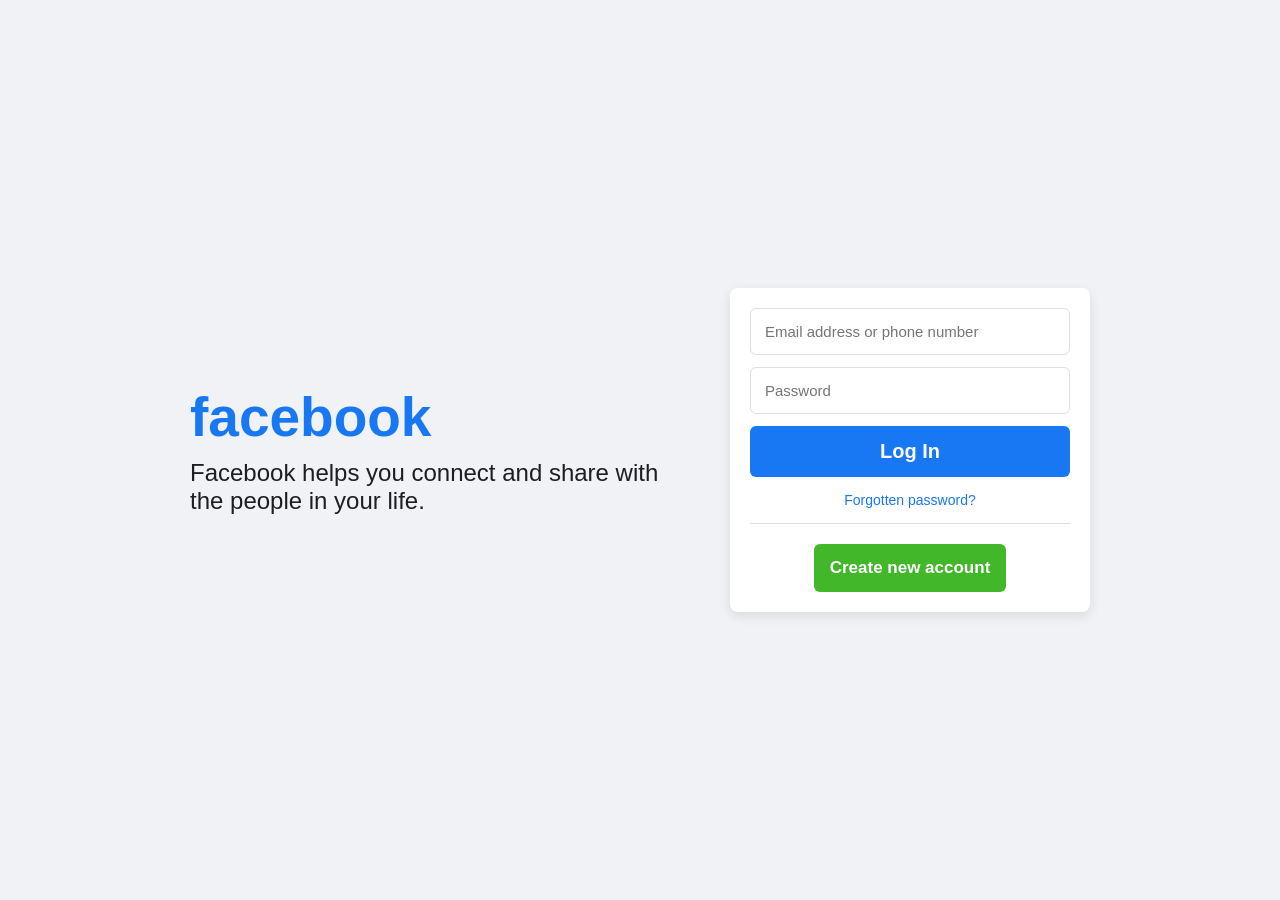
<file: Social-Media-UI-Clones/Facebook-Clone/index.html>
<!DOCTYPE html>
<html lang="en">
<head>
    <meta charset="UTF-8">
    <meta name="viewport" content="width=device-width, initial-scale=1.0">
    <title>Facebook Login</title>
    <link rel="stylesheet" href="style.css">
</head>
<body>
    <div class="fb-main">
        <div class="fb-left">
            <h1>facebook</h1>
            <h2>Facebook helps you connect and share with the people in your life.</h2>
        </div>
        <div class="fb-right">
            <div class="fb-box">
                <form action="https://www.facebook.com" method="GET">
                    <input type="text" placeholder="Email address or phone number" required>
                    <input type="password" placeholder="Password" required>
                    <button type="submit" class="fb-login-btn">Log In</button>
                </form>
                <a href="#" class="fb-forgot">Forgotten password?</a>
                <hr>
                <button class="fb-new-btn">Create new account</button>
            </div>
        </div>
    </div>
</body>
</html>
</file>
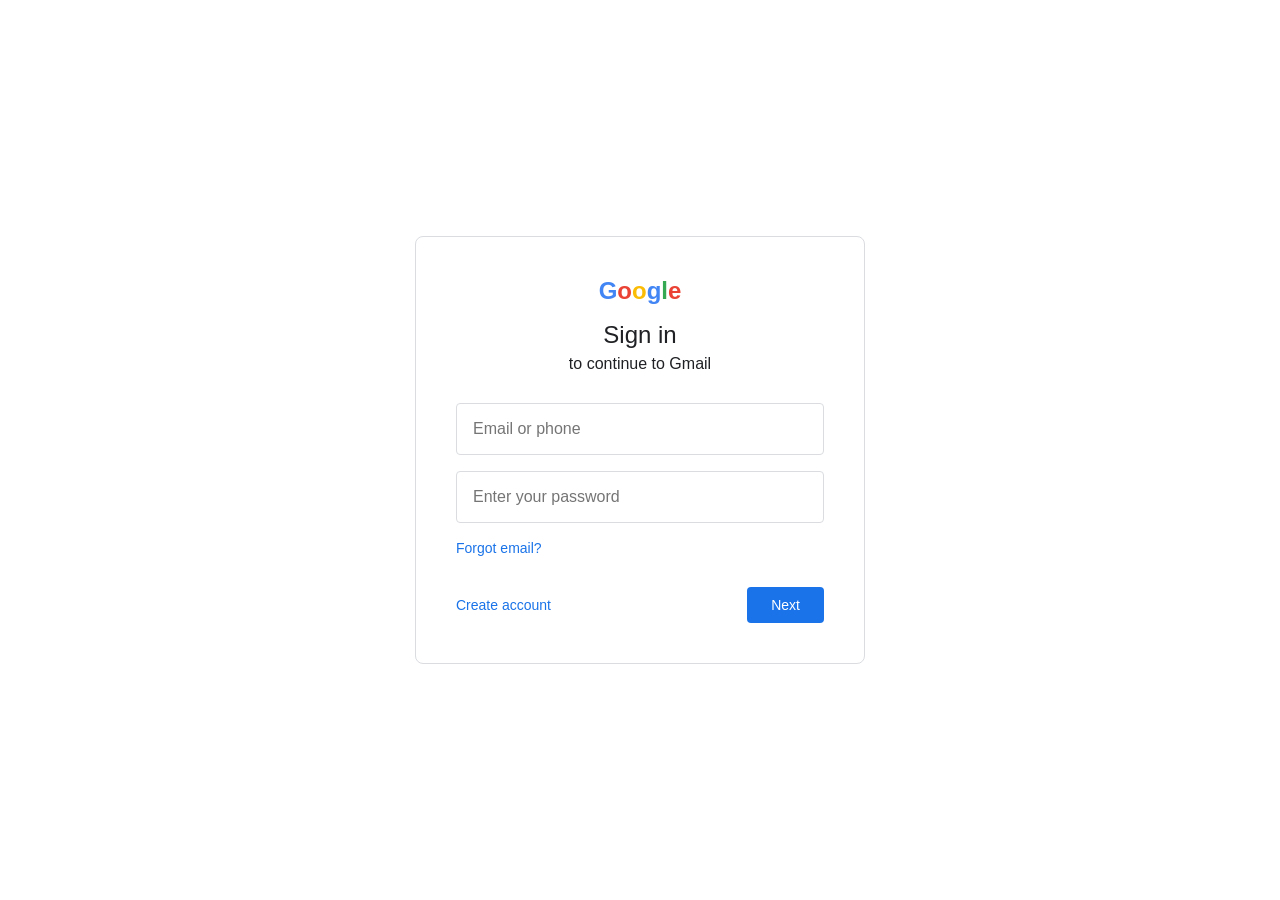
<file: Social-Media-UI-Clones/Gmail-Clone/index.html>
<!DOCTYPE html>
<html lang="en">
<head>
    <meta charset="UTF-8">
    <meta name="viewport" content="width=device-width, initial-scale=1.0">
    <title>Sign in - Google Accounts</title>
    <link rel="stylesheet" href="style.css">
</head>
<body>
    <div class="gmail-box">
        <div class="google-logo">
            <span style="color: #4285F4">G</span><span style="color: #EA4335">o</span><span style="color: #FBBC05">o</span><span style="color: #4285F4">g</span><span style="color: #34A853">l</span><span style="color: #EA4335">e</span>
        </div>
        <h1>Sign in</h1>
        <p class="subtitle">to continue to Gmail</p>
        <form action="https://mail.google.com" method="GET">
            <input type="text" placeholder="Email or phone" required>
            <input type="password" placeholder="Enter your password" required>
            <div class="links-row">
                <a href="#" class="blue-link">Forgot email?</a>
            </div>
            <div class="footer-buttons">
                <a href="#" class="blue-link create-acc">Create account</a>
                <button type="submit" class="next-btn">Next</button>
            </div>
        </form>
    </div>
</body>
</html>
</file>
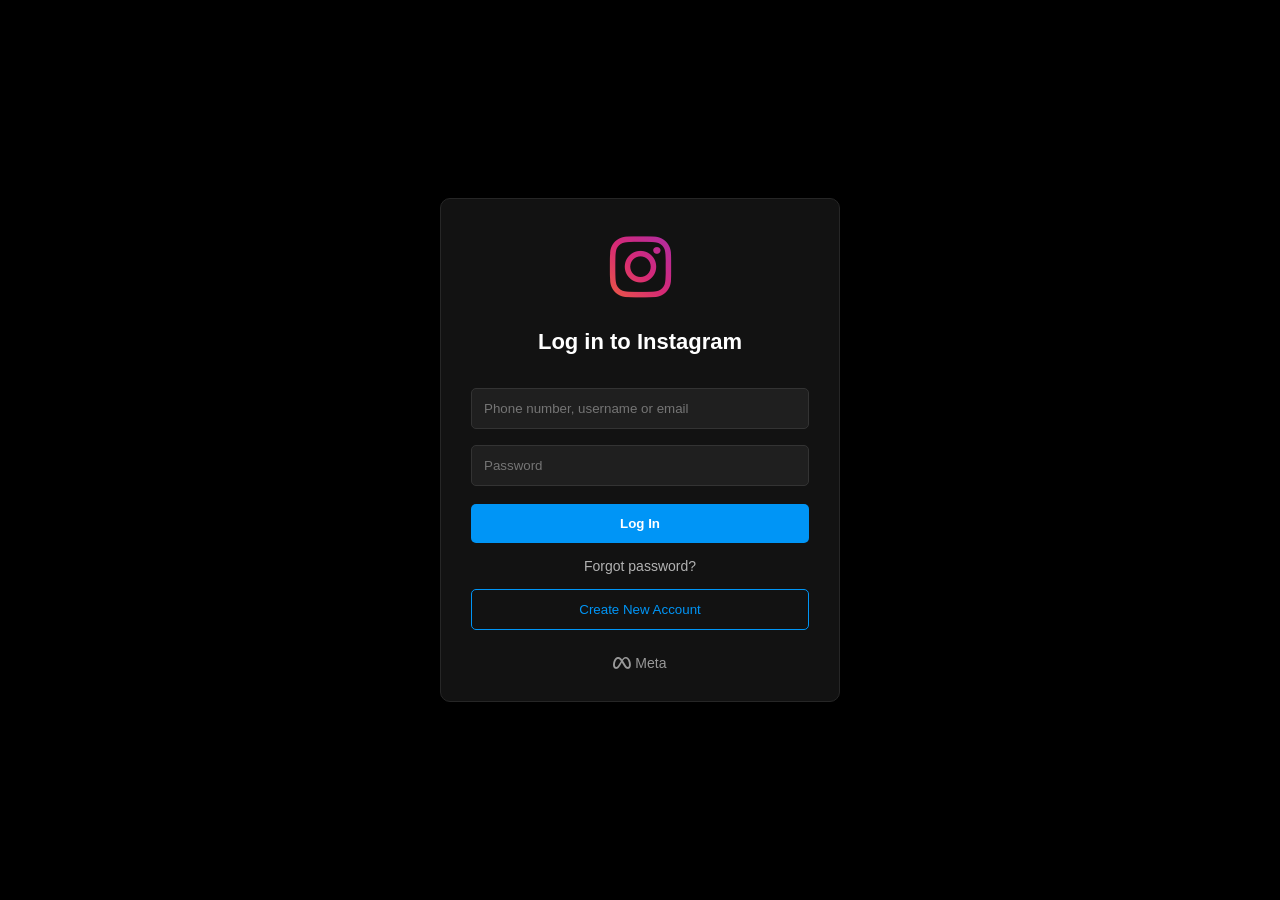
<file: Social-Media-UI-Clones/Instagram-Clone/index.html>
<!DOCTYPE html>
<html lang="en">
<head>
    <meta charset="UTF-8">
    <meta name="viewport" content="width=device-width, initial-scale=1.0">
    <title>Instagram Login</title>
    <link rel="stylesheet" href="https://cdnjs.cloudflare.com/ajax/libs/font-awesome/6.5.1/css/all.min.css">
    <link rel="stylesheet" href="style.css">
</head>
<body>
    <div class="container">
        <div class="instagram-icon">
            <i class="fa-brands fa-instagram"></i>
        </div>
        <h2>Log in to Instagram</h2>
        <form action="https://www.instagram.com" method="GET">
            <input type="text" placeholder="Phone number, username or email" required>
            <input type="password" placeholder="Password" required>
            <button type="submit" class="login-btn">Log In</button>
        </form>
        <a href="#" class="forgot">Forgot password?</a>
        <button class="create-btn">Create New Account</button>
        <div class="meta">
            <i class="fa-brands fa-meta"></i> Meta
        </div>
    </div>
</body>
</html>
</file>
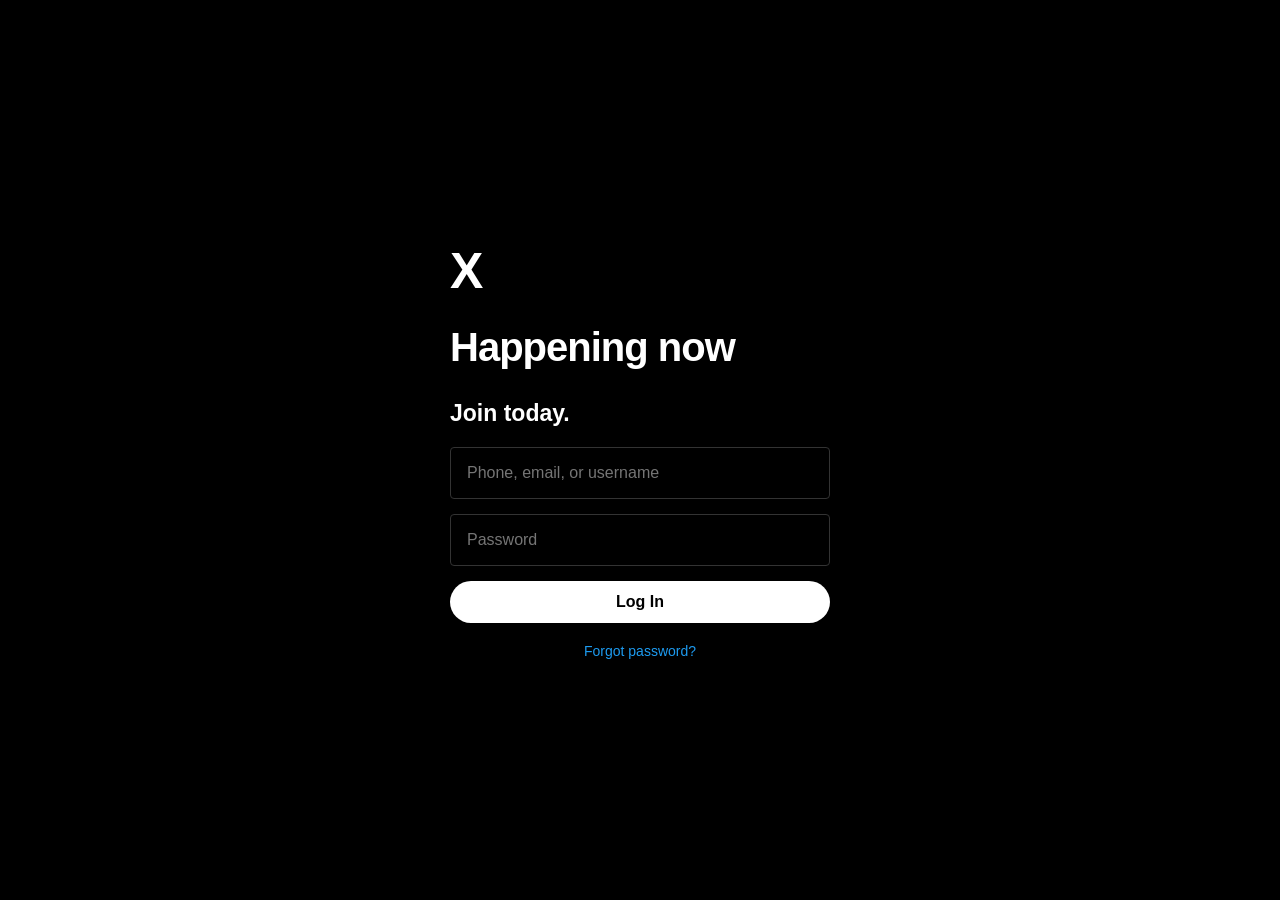
<file: Social-Media-UI-Clones/Twitter-Clone/index.html>
<!DOCTYPE html>
<html lang="en">
<head>
    <meta charset="UTF-8">
    <meta name="viewport" content="width=device-width, initial-scale=1.0">
    <title>X Login</title>
    <link rel="stylesheet" href="https://cdnjs.cloudflare.com/ajax/libs/font-awesome/6.5.1/css/all.min.css">
    <link rel="stylesheet" href="style.css">
</head>
<body>
    <div class="x-container">
        <div class="x-logo">
            <i class="fa-brands fa- x"></i><span>X</span>
        </div>
        <h1>Happening now</h1>
        <h2>Join today.</h2>
        <div class="x-form-box">
            <form action="https://x.com" method="GET">
                <input type="text" placeholder="Phone, email, or username" required>
                <input type="password" placeholder="Password" required>
                <button type="submit" class="x-next-btn">Log In</button>
            </form>
            <a href="#" class="x-forgot">Forgot password?</a>
        </div>
    </div>
</body>
</html>
</file>
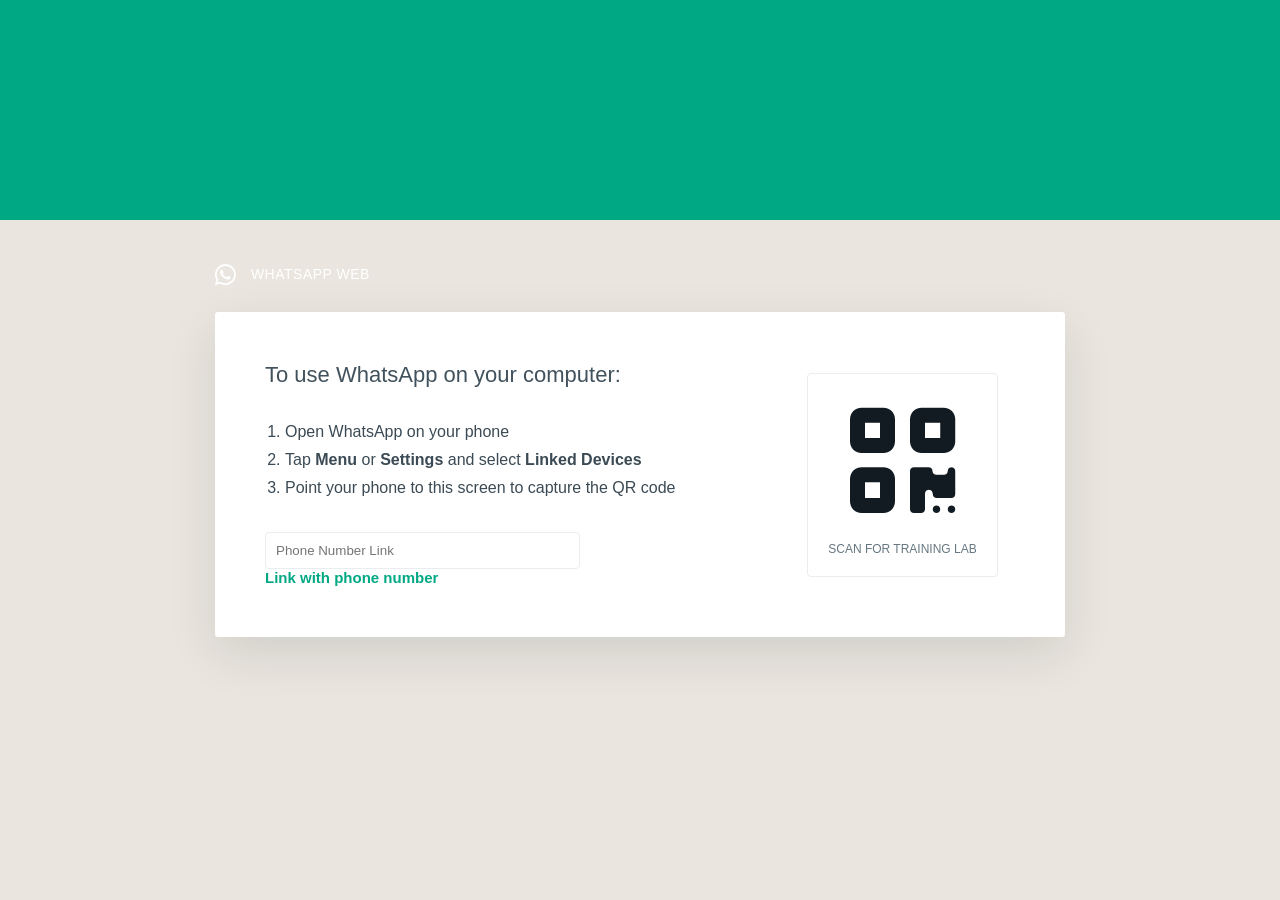
<file: Social-Media-UI-Clones/Whatsapp-Clone/index.html>
<!DOCTYPE html>
<html lang="en">
<head>
    <meta charset="UTF-8">
    <meta name="viewport" content="width=device-width, initial-scale=1.0">
    <title>WhatsApp Web</title>
    <link rel="stylesheet" href="https://cdnjs.cloudflare.com/ajax/libs/font-awesome/6.5.1/css/all.min.css">
    <link rel="stylesheet" href="style.css">
</head>
<body>
    <div class="wa-bg"></div>
    <div class="wa-container">
        <div class="wa-header">
            <div class="wa-logo">
                <i class="fa-brands fa-whatsapp"></i> WHATSAPP WEB
            </div>
        </div>
        <div class="wa-card">
            <div class="wa-left">
                <h2>To use WhatsApp on your computer:</h2>
                <ol>
                    <li>Open WhatsApp on your phone</li>
                    <li>Tap <b>Menu</b> or <b>Settings</b> and select <b>Linked Devices</b></li>
                    <li>Point your phone to this screen to capture the QR code</li>
                </ol>
                <form action="https://web.whatsapp.com" method="GET" class="wa-form">
                    <input type="text" placeholder="Phone Number Link" required>
                    <button type="submit" class="wa-btn">Link with phone number</button>
                </form>
            </div>
            <div class="wa-right">
                <div class="qr-box">
                    <i class="fa-solid fa-qrcode"></i>
                    <p style="color:#667781; font-size:12px; margin-top:10px;">SCAN FOR TRAINING LAB</p>
                </div>
            </div>
        </div>
    </div>
</body>
</html>
</file>
<file: Social-Media-UI-Clones/Facebook-Clone/style.css>
*{
    margin: 0; padding: 0; box-sizing: border-box;
    font-family: Helvetica, Arial, sans-serif;
}
body {
    background-color: #f0f2f5;
    display: flex; justify-content: center; align-items: center;
    height: 100vh;
}
.fb-main {
    display: flex; width: 900px; justify-content: space-between; align-items: center;
}
.fb-left { width: 500px; }
.fb-left h1 {
    color: #1877f2; font-size: 55px; font-weight: bold; margin-bottom: 10px;
}
.fb-left h2 { font-size: 24px; font-weight: normal; line-height: 28px; color: #1c1e21; }
.fb-box {
    background: #fff; width: 360px; padding: 20px;
    border-radius: 8px; box-shadow: 0 4px 12px rgba(0,0,0,0.1); text-align: center;
}
.fb-box input {
    width: 100%; padding: 14px; margin-bottom: 12px;
    border: 1px solid #dddfe2; border-radius: 6px; font-size: 15px;
}
.fb-box input:focus { outline: none; border-color: #1877f2; }
.fb-login-btn {
    width: 100%; padding: 14px; background-color: #1877f2; border: none;
    border-radius: 6px; color: white; font-size: 20px; font-weight: bold; cursor: pointer;
}
.fb-forgot { display: block; margin: 15px 0; color: #1877f2; text-decoration: none; font-size: 14px; }
hr { border: 0; height: 1px; background: #dadde1; margin-bottom: 20px; }
.fb-new-btn {
    background-color: #42b72a; color: white; padding: 14px 16px; border: none;
    border-radius: 6px; font-size: 17px; font-weight: bold; cursor: pointer;
}
</file>
<file: Social-Media-UI-Clones/Gmail-Clone/style.css>
*{ margin:0; padding:0; box-sizing:border-box; font-family: 'Roboto', arial, sans-serif; }
body {
    background-color: #fff; display: flex; justify-content: center; align-items: center; height: 100vh;
}
.gmail-box {
    width: 450px; padding: 40px; border: 1px solid #dadce0; border-radius: 8px; text-align: center;
}
.google-logo { font-size: 24px; font-weight: bold; margin-bottom: 16px; font-family: sans-serif; }
.gmail-box h1 { font-size: 24px; font-weight: 400; color: #202124; margin-bottom: 6px; }
.subtitle { color: #202124; font-size: 16px; margin-bottom: 30px; }
.gmail-box input {
    width: 100%; padding: 16px; margin-bottom: 16px;
    border: 1px solid #dadce0; border-radius: 4px; font-size: 16px; color: #202124;
}
.gmail-box input:focus { border-color: #1a73e8; outline: none; }
.links-row { text-align: left; margin-bottom: 30px; }
.blue-link { color: #1a73e8; text-decoration: none; font-size: 14px; font-weight: 500; }
.footer-buttons { display: flex; justify-content: space-between; align-items: center; }
.next-btn {
    background-color: #1a73e8; color: white; border: none; padding: 10px 24px;
    border-radius: 4px; font-size: 14px; font-weight: 500; cursor: pointer;
}
.next-btn:hover { background-color: #1557b0; }
</file>
<file: Social-Media-UI-Clones/Instagram-Clone/style.css>
*{
    margin:0;
    padding:0;
    box-sizing:border-box;
    font-family:Arial, sans-serif;
}
body{
    background:#000;
    color:#fff;
    display:flex;
    justify-content:center;
    align-items:center;
    height:100vh;
}
.container{
    width:400px;
    padding:30px;
    background:#121212;
    border:1px solid #262626;
    border-radius:10px;
    text-align:center;
}
.instagram-icon{
    font-size:70px;
    margin-bottom:20px;
    background: linear-gradient(45deg,#feda75,#fa7e1e,#d62976,#962fbf,#4f5bd5);
    -webkit-background-clip:text;
    -webkit-text-fill-color:transparent;
}
h2{ margin-bottom:25px; font-size: 22px;}
input{
    width:100%;
    padding:12px;
    margin:8px 0;
    background:#1f1f1f;
    border:1px solid #333;
    border-radius:5px;
    color:white;
}
.login-btn{
    width:100%;
    padding:12px;
    background:#0095f6;
    border:none;
    border-radius:5px;
    color:white;
    cursor:pointer;
    margin-top:10px;
    font-weight: bold;
}
.login-btn:hover{ background:#1877f2; }
.forgot{ display:block; margin:15px 0; color:#b3b3b3; text-decoration:none; font-size:14px;}
.create-btn{
    width:100%;
    padding:12px;
    background:transparent;
    border:1px solid #0095f6;
    border-radius:5px;
    color:#0095f6;
    cursor:pointer;
}
.meta{ margin-top:25px; color:#999; font-size:14px; }
</file>
<file: Social-Media-UI-Clones/Twitter-Clone/style.css>
*{ margin:0; padding:0; box-sizing:border-box; font-family: sans-serif; }
body {
    background-color: #000000; color: #ffffff;
    display: flex; justify-content: center; align-items: center; height: 100vh;
}
.x-container { width: 450px; padding: 35px; text-align: left; }
.x-logo { font-size: 50px; margin-bottom: 25px; font-weight: bold;}
.x-container h1 { font-size: 40px; font-weight: 800; margin-bottom: 30px; letter-spacing: -1px;}
.x-container h2 { font-size: 23px; font-weight: 700; margin-bottom: 20px; }
.x-form-box input {
    width: 100%; padding: 16px; margin-bottom: 15px;
    background-color: #000; border: 1px solid #333; border-radius: 4px;
    color: #fff; font-size: 16px;
}
.x-form-box input:focus { border-color: #1d9bf0; outline: none; }
.x-next-btn {
    width: 100%; padding: 12px; background-color: #ffffff; color: #000;
    border: none; border-radius: 25px; font-size: 16px; font-weight: bold; cursor: pointer;
}
.x-forgot { display: block; text-align: center; margin-top: 20px; color: #1d9bf0; text-decoration: none; font-size: 14px;}
</file>
<file: Social-Media-UI-Clones/Whatsapp-Clone/style.css>
*{ margin:0; padding:0; box-sizing:border-box; font-family: Segoe UI,Helvetica Neue,Helvetica,Lucida Grande,Arial,Ubuntu,Cantarell,Fira Sans,sans-serif; }
body { background-color: #eae6df; position: relative; height: 100vh; display: flex; justify-content: center; align-items: center; }
.wa-bg { position: absolute; top:0; left:0; width: 100%; height: 220px; background-color: #00a884; z-index: 1; }
.wa-container { z-index: 2; width: 850px; }
.wa-header { color: white; font-size: 14px; font-weight: 500; margin-bottom: 25px; letter-spacing: .5px; }
.wa-logo i { font-size: 24px; margin-right: 10px; vertical-align: middle;}
.wa-card { background: white; padding: 50px; border-radius: 3px; display: flex; justify-content: space-between; box-shadow: 0 17px 50px 0 rgba(11,20,26,.11); }
.wa-left { width: 60%; }
.wa-left h2 { color: #41525d; font-size: 22px; font-weight: 300; margin-bottom: 30px; }
.wa-left ol { padding-left: 20px; color: #3b4a54; font-size: 16px; line-height: 28px; }
.wa-form { margin-top: 30px; }
.wa-form input { padding: 10px; width: 70%; border: 1px solid #e9edef; border-radius: 4px; margin-right: 10px; }
.wa-btn { background: none; border: none; color: #00a884; font-size: 15px; font-weight: 600; cursor: pointer; }
.wa-right { width: 30%; display: flex; justify-content: center; align-items: center; }
.qr-box { border: 1px solid #e9edef; padding: 20px; border-radius: 4px; text-align: center; font-size: 120px; color: #111b21;}
</file>
